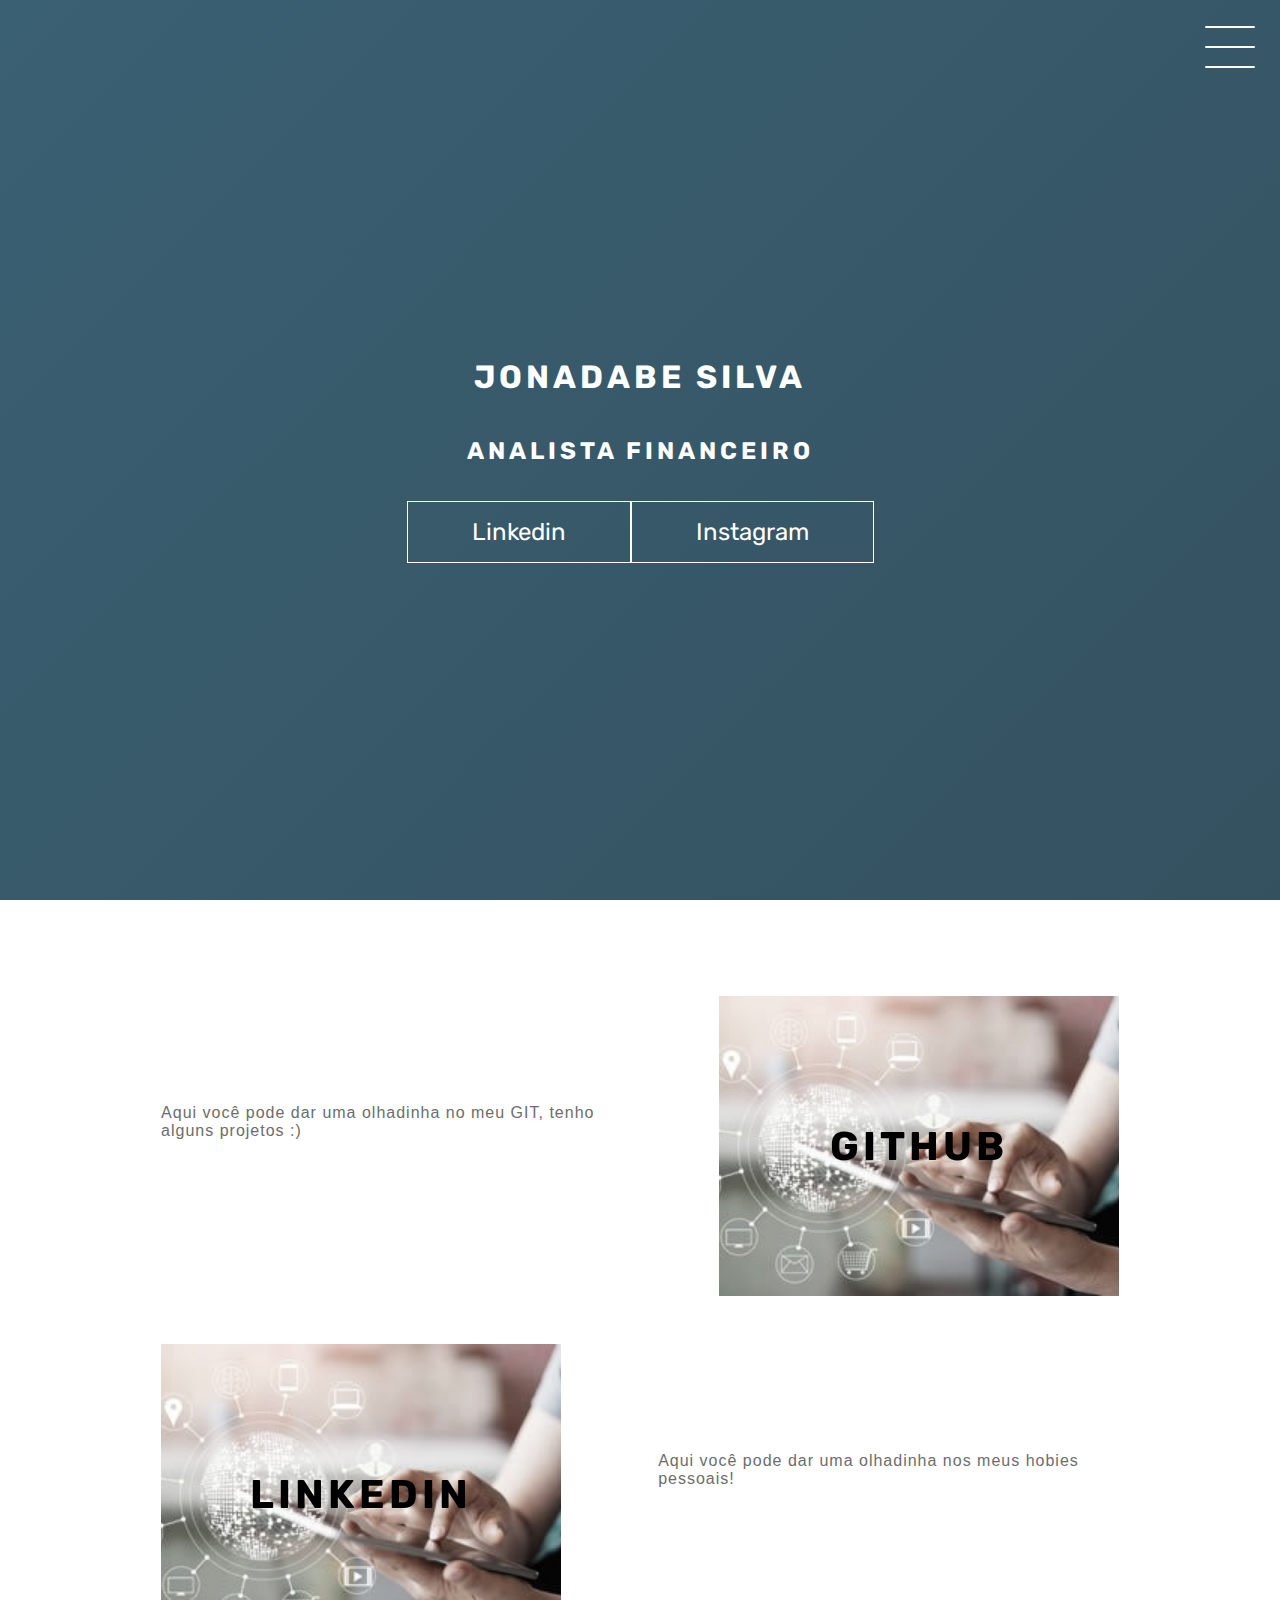
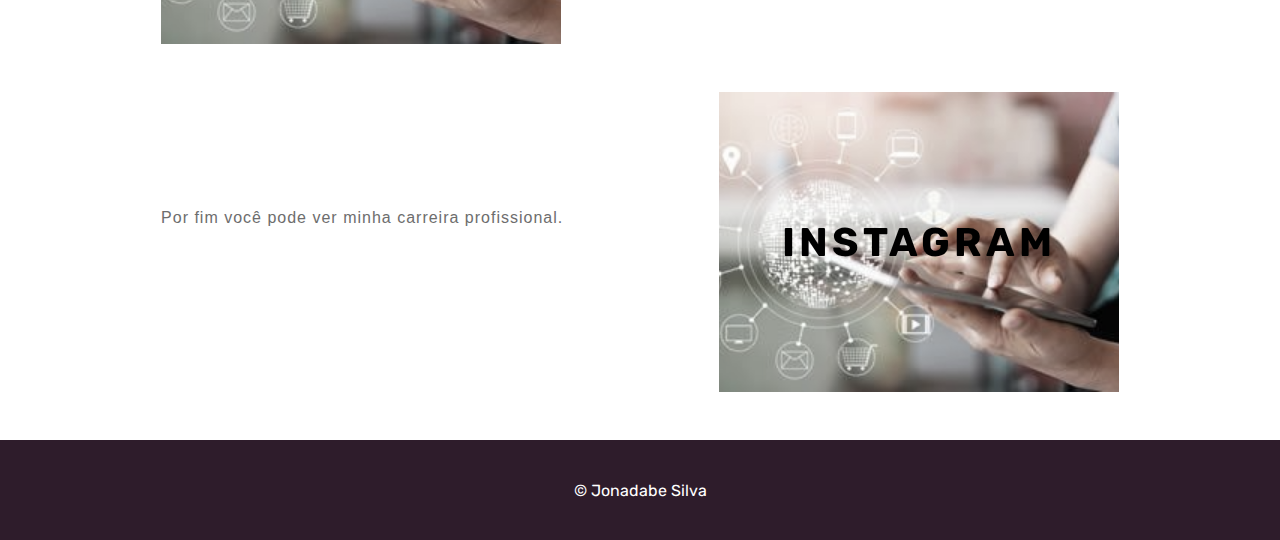
<file: index.html>
<!DOCTYPE html>
<html lang="pt-br">
<head>
    <meta charset="UTF-8">
    <meta name="viewport" content="width=device-width, initial-scale=1.0">
    <link rel="stylesheet" href="Home/style.css">
    <title>Jonadabe Silva</title>
    <link href= "./Home/style.css" rell="stylesheet" />
    
</head>
<body>
    <header class="header-wrapper">
        <div class="header">
            <div class="checkbox-container">
                <div class="checkbox-wrapper">
                    <input type="checkbox" id="toggle">
                    <label class="checkbox" for="toggle">
                        <div class="trace"></div>
                        <div class="trace"></div>
                        <div class="trace"></div>
                    </label>
                    <div class="menu"></div>
                    <nav class="menu-items">
                        <ul>
                            <li>
                                <a href="index.html">Home</a>
                            </li>
                            
                            <li>
                                <a href="https://github.com/jonsep65/Portifolio" target="_blank">Projetos</a>
                            </li>
                        </ul>
                    </nav>
                </div>
            </div>
        </div>
        <h1>Jonadabe Silva</h1>
        <h2>Analista Financeiro</h2>
        <div class="social-media">
            <a href="https://www.linkedin.com/in/jonadabe-silva-06503b200/" target="_blank">Linkedin</a>
            <a href="https://instagram.com/jonsep._?r=nametag" target="_blank">Instagram</a>
        </div>
    </header>
    <div class="container">
        <div class="card-container">
            <div class="card-text"> Aqui você pode dar uma olhadinha no meu GIT, tenho alguns projetos :)
            </div>
            <div class="card" id="github">
                <div class="card-wrapper">
                    <h2 >Github</h2>
                    <p>Veja aqui os meus Projetos</p>
                
                </div>
            </div>
        </div>

        <div class="card-container">
            <div class="card" id="linkedin">
                <div class="card-wrapper">
                    <h2>Linkedin</h2>
                    <p>Vem ver minha carreira profissional!</p>
                </div>
            </div>
            <div class="card-text">Aqui você pode dar uma olhadinha nos meus hobies pessoais!
            </div>
        </div>
        
        <div class="card-container">
            <div class="card-text">Por fim você pode ver minha carreira profissional.
            </div>
            <div class="card" id="instagram">
                <div class="card-wrapper">
                    <h2 >Instagram</h2>
                    <p>Ou mais do meu dia-a-dia ;)</p>
                </div>
            </div>
        </div>
    </div>
    <footer class="footer">
      <P>&copy; Jonadabe Silva</P>
    </footer>
    <script src="Home/script.js"></script>
</body>
</html>
</file>
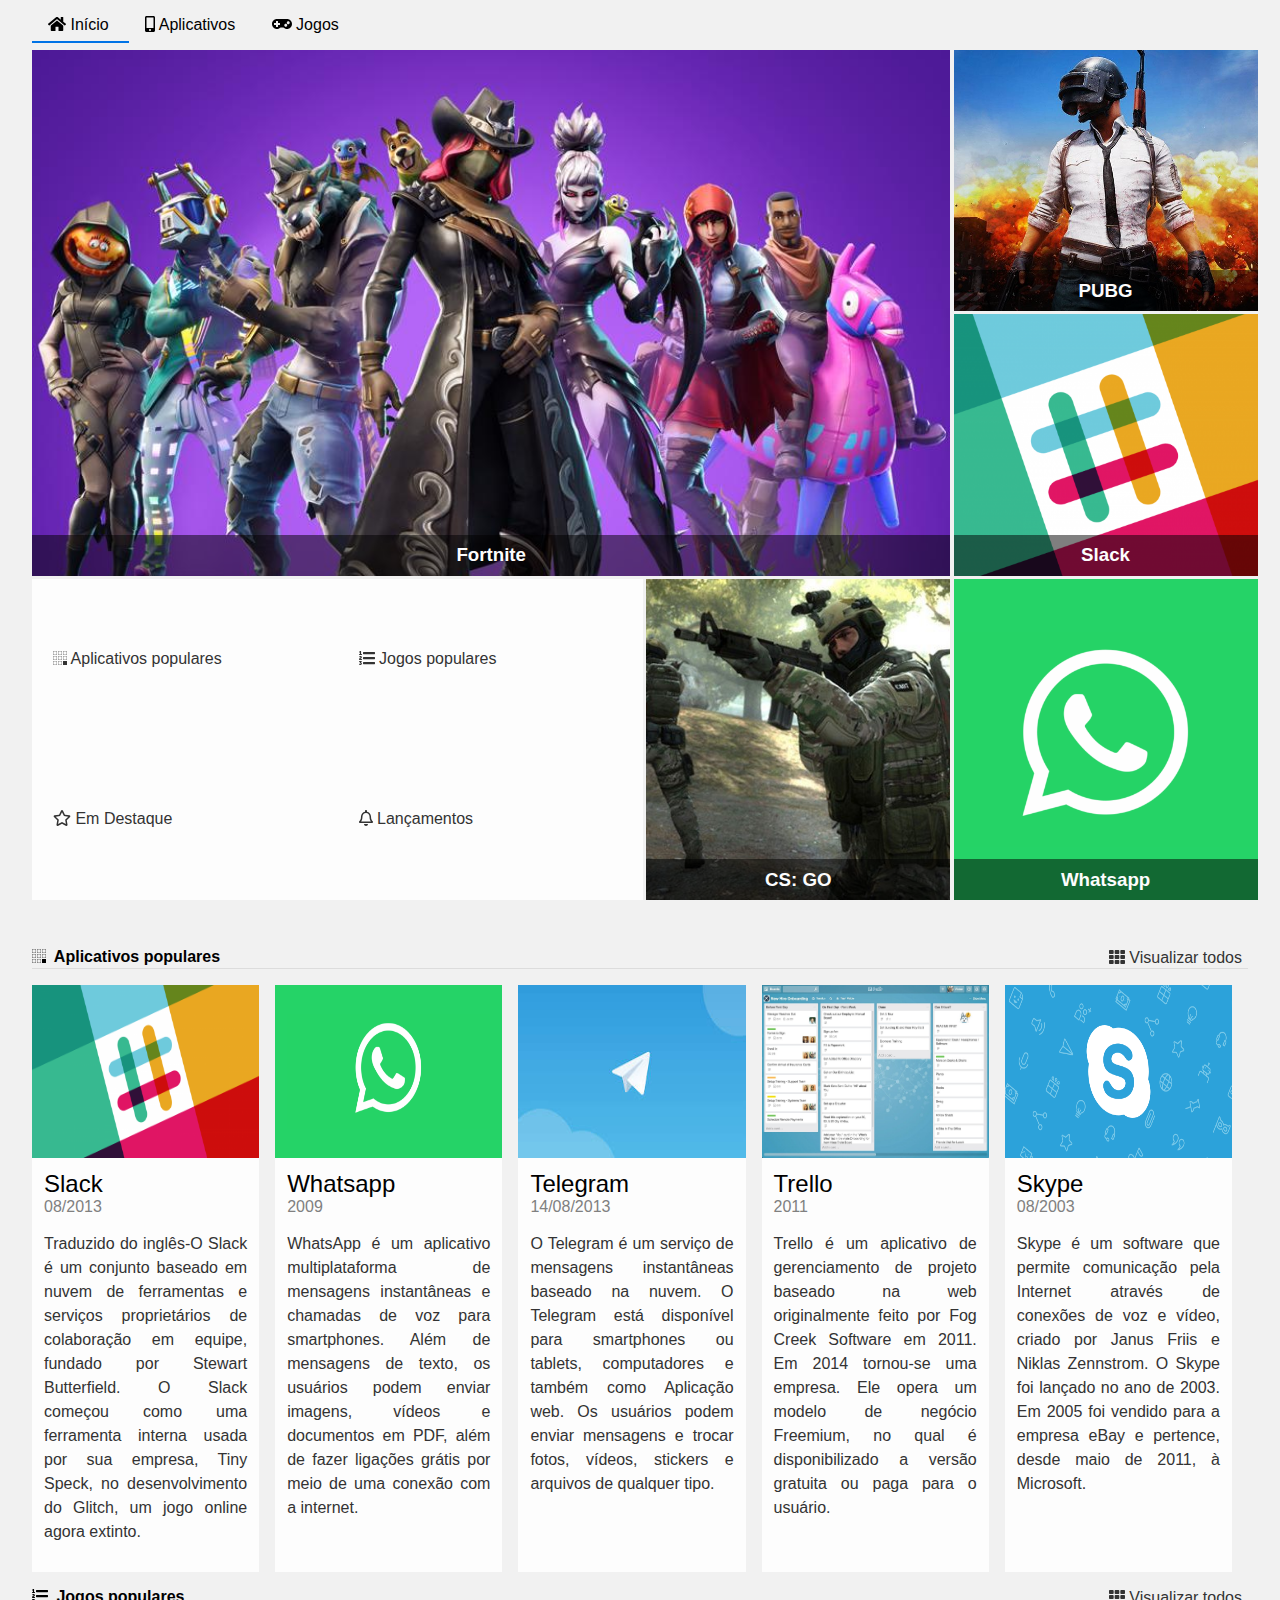
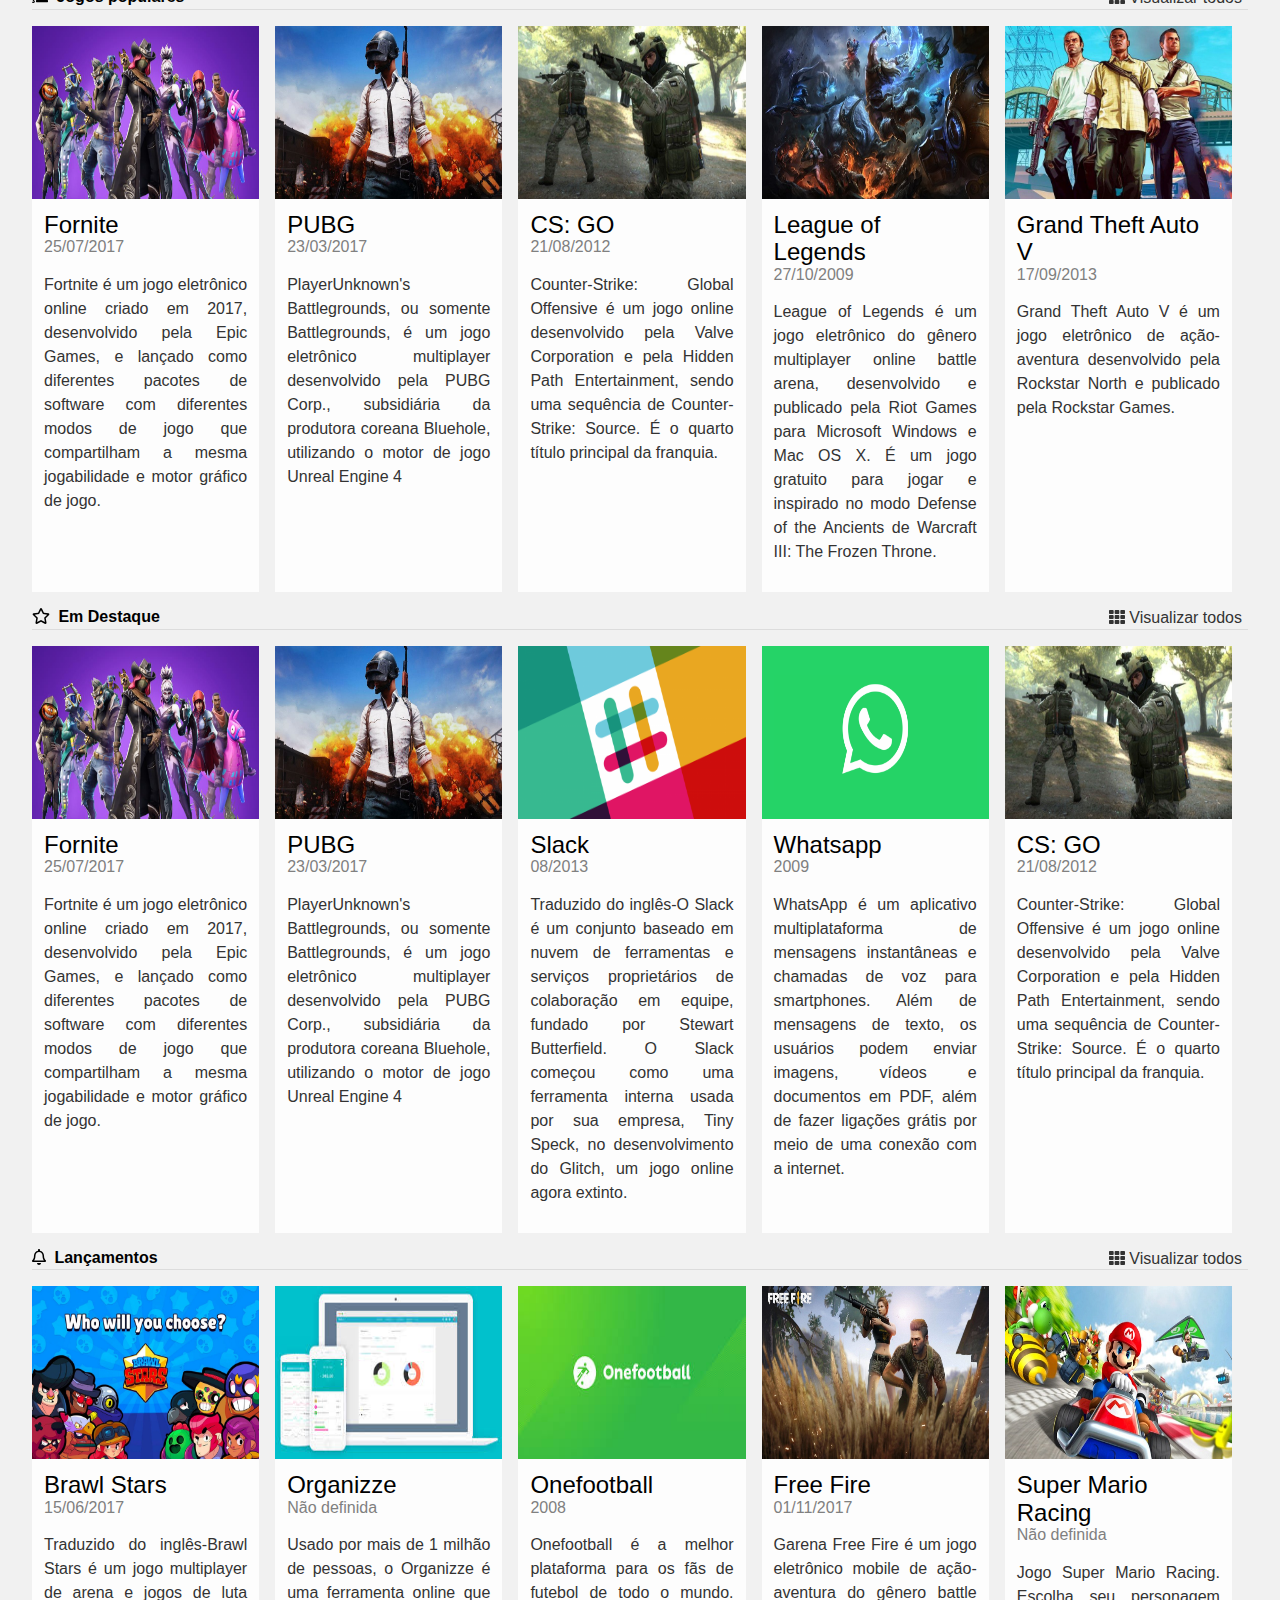
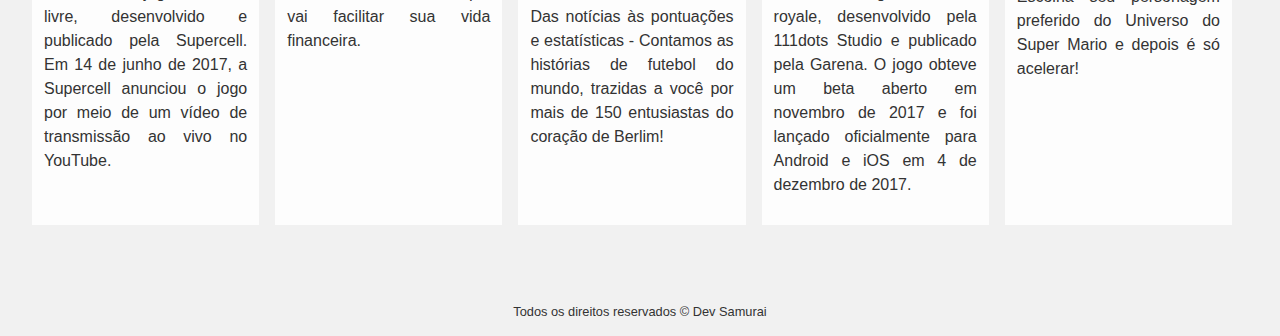
<file: page-projetos/components/store-games-apps/index.html>
<!DOCTYPE html>
<html lang="en">
<head>
    <meta charset="UTF-8">
    <meta name="viewport" content="width=device-width, initial-scale=1.0">
    <meta http-equiv="X-UA-Compatible" content="ie=edge">
    <title>Alura Store | Baixe nossos aplicativos e jogos</title>
    <link href="./assets/css/normalize.css" rel="stylesheet">
    <link href="./assets/css/reset.css" rel="stylesheet">
    <link href="./assets/css/style.css" rel="stylesheet">
    <link rel="stylesheet" href="./assets/css/destaques.css">
    <link rel="stylesheet" href="./assets/css/populares.css">
    <link rel="stylesheet" href="./assets/css/menu.css">
    <link rel="stylesheet" href="./assets/css/mobile.css">
</head>
<body class="app">
    
    <header class="cabecalho">
        <nav class="menu">
            <ul class="menu__lista">
                <li class="menu__item">
                    <a class="menu__link ativo" href="#">
                        <i class="fas fa-home"></i>
                        Início
                    </a>
                    <a class="menu__link" href="#">
                        <i class="fas fa-mobile-alt"></i>
                        Aplicativos</a>
                    <a class="menu__link" href="#">
                        <i class="fas fa-gamepad"></i>
                        Jogos
                    </a>
                </li>
            </ul>
        </nav>

    </header>
    
    <main class="conteudo">
        <section class="destaques">
            <div class="destaques__principal caixa">
                <h3 class="destaques__titulo">Fortnite</h3>
            </div>
            <div class="destaques__secundario caixa">
                <h3 class="destaques__titulo">PUBG</h3>
            </div>
            <div class="destaques__secundario caixa">
                <h3 class="destaques__titulo">Slack</h3>
            </div>
            <div class="destaques__secundario caixa">
                <h3 class="destaques__titulo">Whatsapp</h3>
            </div>
            <div class="destaques__secundario caixa">
                <h3 class="destaques__titulo">CS: GO</h3>
            </div>
            <div class="destaques__categorias">
                <ul class="destaques__categorias___lista">
                    <li class="destaques__categorias___item">
                        <a class="destaques__categorias___link" href="#">
                            <i class="destaques__categorias___icone fab fa-buromobelexperte"></i>
                            Aplicativos populares
                        </a>
                    </li>
                    <li class="destaques__categorias___item">
                        <a class="destaques__categorias___link" href="#">
                            <i class="fas fa-list-ol"></i>
                            Jogos populares
                        </a>
                    </li>
                    <li class="destaques__categorias___item">
                        <a class="destaques__categorias___link" href="#">
                            <i class="far fa-star"></i>
                            Em Destaque
                        </a>
                    </li>
                    <li class="destaques__categorias___item">
                        <a class="destaques__categorias___link" href="#">
                            <i class="far fa-bell"></i>
                            Lançamentos
                        </a>
                    </li>
                </ul>
            </div>
        </section>  

        <section class="populares">
            <div class="populares__itens">
                <div class="populares__info">
                    <div class="populares__cabecalho">
                        <h4 class="populares__titulo">
                            <i class="populares__icone fab fa-buromobelexperte"></i>
                            Aplicativos populares
                        </h4>
                        <button class="populares__botao">
                            <i class="fas fa-th"></i>
                            Visualizar todos
                        </button>
                    </div>
                </div>
                <div class="populares__conteudo">
                    <div class="populares__card">
                        <img class="populares__card___imagem" src="./assets/img/slack.png">
                        <div class="populares__card___corpo">
                            <div class="populares__card___cabecalho">
                                <h5 class="populares__card___titulo">Slack</h5>
                                <time class="populares__card___data" datetime="2013-08-01">08/2013</time>
                            </div>
                            <div class="populares__card___descricao">
                                Traduzido do inglês-O Slack é um conjunto baseado em nuvem de ferramentas e serviços proprietários de colaboração em equipe, fundado por Stewart Butterfield. O Slack começou como uma ferramenta interna usada por sua empresa, Tiny Speck, no desenvolvimento do Glitch, um jogo online agora extinto.
                            </div>
                        </div>
                    </div>
                    <div class="populares__card">
                        <img class="populares__card___imagem" src="./assets/img/whatsapp.png">
                        <div class="populares__card___corpo">
                            <div class="populares__card___cabecalho">
                                <h5 class="populares__card___titulo">Whatsapp</h5>
                                <time class="populares__card___data" datetime="20090-01-01">2009</time>
                            </div>
                            <div class="populares__card___descricao">
                                WhatsApp é um aplicativo multiplataforma de mensagens instantâneas e chamadas de voz para smartphones. Além de mensagens de texto, os usuários podem enviar imagens, vídeos e documentos em PDF, além de fazer ligações grátis por meio de uma conexão com a internet.
                            </div>
                        </div>
                    </div>
                    <div class="populares__card">
                        <img class="populares__card___imagem" src="./assets/img/telegram.jpeg">
                        <div class="populares__card___corpo">
                            <div class="populares__card___cabecalho">
                                <h5 class="populares__card___titulo">Telegram</h5>
                                <time class="populares__card___data" datetime="2013-08-14">14/08/2013</time>
                            </div>
                            <div class="populares__card___descricao">
                                O Telegram é um serviço de mensagens instantâneas baseado na nuvem. O Telegram está disponível para smartphones ou tablets, computadores e também como Aplicação web. Os usuários podem enviar mensagens e trocar fotos, vídeos, stickers e arquivos de qualquer tipo.
                            </div>
                        </div>
                    </div>
                    <div class="populares__card">
                        <img class="populares__card___imagem" src="./assets/img/trello.jpg">
                        <div class="populares__card___corpo">
                            <div class="populares__card___cabecalho">
                                <h5 class="populares__card___titulo">Trello</h5>
                                <time class="populares__card___data" datetime="2011-01-01">2011</time>
                            </div>
                            <div class="populares__card___descricao">
                                Trello é um aplicativo de gerenciamento de projeto baseado na web originalmente feito por Fog Creek Software em 2011. Em 2014 tornou-se uma empresa. Ele opera um modelo de negócio Freemium, no qual é disponibilizado a versão gratuita ou paga para o usuário.
                            </div>
                        </div>
                    </div>
                    <div class="populares__card">
                        <img class="populares__card___imagem" src="./assets/img/skype.png">
                        <div class="populares__card___corpo">
                            <div class="populares__card___cabecalho">
                                <h5 class="populares__card___titulo">Skype</h5>
                                <time class="populares__card___data" datetime="2003-08-01">08/2003</time>
                            </div>
                            <div class="populares__card___descricao">
                                Skype é um software que permite comunicação pela Internet através de conexões de voz e vídeo, criado por Janus Friis e Niklas Zennstrom. O Skype foi lançado no ano de 2003. Em 2005 foi vendido para a empresa eBay e pertence, desde maio de 2011, à Microsoft.
                            </div>
                        </div>
                    </div>
                </div>
            </div>
            <div class="populares__itens">
                <div class="populares__info">
                    <div class="populares__cabecalho">
                        <h4 class="populares__titulo">
                            <i class="populares__icone fas fa-list-ol"></i>
                            Jogos populares
                        </h4>
                        <button class="populares__botao">
                            <i class="fas fa-th"></i>
                            Visualizar todos
                        </button>
                    </div>
                </div>
                <div class="populares__conteudo">
                    <div class="populares__card">
                        <img class="populares__card___imagem" src="./assets/img/fortnite.jpg">
                        <div class="populares__card___corpo">
                            <div class="populares__card___cabecalho">
                                <h5 class="populares__card___titulo">Fornite</h5>
                                <time class="populares__card___data" datetime="2017-07-25">25/07/2017</time>
                            </div>
                            <div class="populares__card___descricao">
                                Fortnite é um jogo eletrônico online criado em 2017, desenvolvido pela Epic Games, e lançado como diferentes pacotes de software com diferentes modos de jogo que compartilham a mesma jogabilidade e motor gráfico de jogo.
                            </div>
                        </div>
                    </div>
                    <div class="populares__card">
                        <img class="populares__card___imagem" src="./assets/img/pubg.jpg">
                        <div class="populares__card___corpo">
                            <div class="populares__card___cabecalho">
                                <h5 class="populares__card___titulo">PUBG</h5>
                                <time class="populares__card___data" datetime="2017-03-23">23/03/2017</time>
                            </div>
                            <div class="populares__card___descricao">
                                PlayerUnknown's Battlegrounds, ou somente Battlegrounds, é um jogo eletrônico multiplayer desenvolvido pela PUBG Corp., subsidiária da produtora coreana Bluehole, utilizando o motor de jogo Unreal Engine 4
                            </div>
                        </div>
                    </div>
                    <div class="populares__card">
                        <img class="populares__card___imagem" src="./assets/img/cs-go.jpg">
                        <div class="populares__card___corpo">
                            <div class="populares__card___cabecalho">
                                <h5 class="populares__card___titulo">CS: GO</h5>
                                <time class="populares__card___data" datetime="2012-08-21">21/08/2012</time>
                            </div>
                            <div class="populares__card___descricao">
                                Counter-Strike: Global Offensive é um jogo online desenvolvido pela Valve Corporation e pela Hidden Path Entertainment, sendo uma sequência de Counter-Strike: Source. É o quarto título principal da franquia.
                            </div>
                        </div>
                    </div>
                    <div class="populares__card">
                        <img class="populares__card___imagem" src="./assets/img/lol.jpg">
                        <div class="populares__card___corpo">
                            <div class="populares__card___cabecalho">
                                <h5 class="populares__card___titulo">League of Legends</h5>
                                <time class="populares__card___data" datetime="2009-10-27">27/10/2009</time>
                            </div>
                            <div class="populares__card___descricao">
                                League of Legends é um jogo eletrônico do gênero multiplayer online battle arena, desenvolvido e publicado pela Riot Games para Microsoft Windows e Mac OS X. É um jogo gratuito para jogar e inspirado no modo Defense of the Ancients de Warcraft III: The Frozen Throne.
                            </div>
                        </div>
                    </div>
                    <div class="populares__card">
                        <img class="populares__card___imagem" src="./assets/img/gta-v.jpg">
                        <div class="populares__card___corpo">
                            <div class="populares__card___cabecalho">
                                <h5 class="populares__card___titulo">Grand Theft Auto V</h5>
                                <time class="populares__card___data" datetime="2013-09-17">17/09/2013</time>
                            </div>
                            <div class="populares__card___descricao">
                                Grand Theft Auto V é um jogo eletrônico de ação-aventura desenvolvido pela Rockstar North e publicado pela Rockstar Games.
                            </div>
                        </div>
                    </div>
                </div>
            </div>
            <div class="populares__itens">
                <div class="populares__info">
                    <div class="populares__cabecalho">
                        <h4 class="populares__titulo">
                            <i class="populares__icone far fa-star"></i>
                            Em Destaque
                        </h4>
                        <button class="populares__botao">
                            <i class="fas fa-th"></i>
                            Visualizar todos
                        </button>
                    </div>
                </div>
                <div class="populares__conteudo">
                    <div class="populares__card">
                        <img class="populares__card___imagem" src="./assets/img/fortnite.jpg">
                        <div class="populares__card___corpo">
                            <div class="populares__card___cabecalho">
                                <h5 class="populares__card___titulo">Fornite</h5>
                                <time class="populares__card___data" datetime="2017-07-25">25/07/2017</time>
                            </div>
                            <div class="populares__card___descricao">
                                Fortnite é um jogo eletrônico online criado em 2017, desenvolvido pela Epic Games, e lançado como diferentes pacotes de software com diferentes modos de jogo que compartilham a mesma jogabilidade e motor gráfico de jogo.
                            </div>
                        </div>
                    </div>
                    <div class="populares__card">
                        <img class="populares__card___imagem" src="./assets/img/pubg.jpg">
                        <div class="populares__card___corpo">
                            <div class="populares__card___cabecalho">
                                <h5 class="populares__card___titulo">PUBG</h5>
                                <time class="populares__card___data" datetime="2017-03-23">23/03/2017</time>
                            </div>
                            <div class="populares__card___descricao">
                                PlayerUnknown's Battlegrounds, ou somente Battlegrounds, é um jogo eletrônico multiplayer desenvolvido pela PUBG Corp., subsidiária da produtora coreana Bluehole, utilizando o motor de jogo Unreal Engine 4
                            </div>
                        </div>
                    </div>
                    <div class="populares__card">
                        <img class="populares__card___imagem" src="./assets/img/slack.png">
                        <div class="populares__card___corpo">
                            <div class="populares__card___cabecalho">
                                <h5 class="populares__card___titulo">Slack</h5>
                                <time class="populares__card___data" datetime="2013-08-01">08/2013</time>
                            </div>
                            <div class="populares__card___descricao">
                                Traduzido do inglês-O Slack é um conjunto baseado em nuvem de ferramentas e serviços proprietários de colaboração em equipe, fundado por Stewart Butterfield. O Slack começou como uma ferramenta interna usada por sua empresa, Tiny Speck, no desenvolvimento do Glitch, um jogo online agora extinto.
                            </div>
                        </div>
                    </div>
                    <div class="populares__card">
                        <img class="populares__card___imagem" src="./assets/img/whatsapp.png">
                        <div class="populares__card___corpo">
                            <div class="populares__card___cabecalho">
                                <h5 class="populares__card___titulo">Whatsapp</h5>
                                <time class="populares__card___data" datetime="20090-01-01">2009</time>
                            </div>
                            <div class="populares__card___descricao">
                                WhatsApp é um aplicativo multiplataforma de mensagens instantâneas e chamadas de voz para smartphones. Além de mensagens de texto, os usuários podem enviar imagens, vídeos e documentos em PDF, além de fazer ligações grátis por meio de uma conexão com a internet.
                            </div>
                        </div>
                    </div>
                    <div class="populares__card">
                        <img class="populares__card___imagem" src="./assets/img/cs-go.jpg"> 
                        <div class="populares__card___corpo">
                            <div class="populares__card___cabecalho">
                                <h5 class="populares__card___titulo">CS: GO</h5>
                                <time class="populares__card___data" datetime="2012-08-21">21/08/2012</time>
                            </div>
                            <div class="populares__card___descricao">
                                Counter-Strike: Global Offensive é um jogo online desenvolvido pela Valve Corporation e pela Hidden Path Entertainment, sendo uma sequência de Counter-Strike: Source. É o quarto título principal da franquia.
                            </div>
                        </div>
                    </div>
                </div>
            </div>
            <div class="populares__itens">
                <div class="populares__info">
                    <div class="populares__cabecalho">
                        <h4 class="populares__titulo">
                            <i class="populares__icone far fa-bell"></i>
                            Lançamentos
                        </h4>
                        <button class="populares__botao">
                            <i class="fas fa-th"></i>
                            Visualizar todos
                        </button>
                    </div>
                </div>
                <div class="populares__conteudo">
                    <div class="populares__card">
                        <img class="populares__card___imagem" src="./assets/img/brawl-stars.jpg"> 
                        <div class="populares__card___corpo">
                            <div class="populares__card___cabecalho">
                                <h5 class="populares__card___titulo">Brawl Stars</h5>
                                <time class="populares__card___data" datetime="2017-06-15">15/06/2017</time>
                            </div>
                            <div class="populares__card___descricao">
                                Traduzido do inglês-Brawl Stars é um jogo multiplayer de arena e jogos de luta livre, desenvolvido e publicado pela Supercell. Em 14 de junho de 2017, a Supercell anunciou o jogo por meio de um vídeo de transmissão ao vivo no YouTube.
                            </div>
                        </div>
                    </div>
                    <div class="populares__card">
                        <img class="populares__card___imagem" src="./assets/img/organizze.jpeg"> 
                        <div class="populares__card___corpo">
                            <div class="populares__card___cabecalho">
                                <h5 class="populares__card___titulo">Organizze</h5>
                                <time class="populares__card___data" datetime="">Não definida</time>
                            </div>
                            <div class="populares__card___descricao">
                                Usado por mais de 1 milhão de pessoas, o Organizze é uma ferramenta online que vai facilitar sua vida financeira.  
                            </div>
                        </div>
                    </div>
                    <div class="populares__card">
                        <img class="populares__card___imagem" src="./assets/img/onefotball.jpeg"> 
                        <div class="populares__card___corpo">
                            <div class="populares__card___cabecalho">
                                <h5 class="populares__card___titulo">Onefootball</h5>
                                <time class="populares__card___data" datetime="2008-01-01">2008</time>
                            </div>
                            <div class="populares__card___descricao">
                                Onefootball é a melhor plataforma para os fãs de futebol de todo o mundo. Das notícias às pontuações e estatísticas - Contamos as histórias de futebol do mundo, trazidas a você por mais de 150 entusiastas do coração de Berlim!
                            </div>
                        </div>
                    </div>
                    <div class="populares__card">
                        <img class="populares__card___imagem" src="./assets/img/free-fire.jpg"> 
                        <div class="populares__card___corpo">
                            <div class="populares__card___cabecalho">
                                <h5 class="populares__card___titulo">Free Fire</h5>
                                <time class="populares__card___data" datetime="2017-11-01">01/11/2017</time>
                            </div>
                            <div class="populares__card___descricao">
                                Garena Free Fire é um jogo eletrônico mobile de ação-aventura do gênero battle royale, desenvolvido pela 111dots Studio e publicado pela Garena. O jogo obteve um beta aberto em novembro de 2017 e foi lançado oficialmente para Android e iOS em 4 de dezembro de 2017.
                            </div>
                        </div>
                    </div>
                    <div class="populares__card">
                        <img class="populares__card___imagem" src="./assets/img/mario-kart.jpg"> 
                        <div class="populares__card___corpo">
                            <div class="populares__card___cabecalho">
                                <h5 class="populares__card___titulo">Super Mario Racing</h5>
                                <time class="populares__card___data" datetime="">Não definida</time>
                            </div>
                            <div class="populares__card___descricao">
                                Jogo Super Mario Racing. Escolha seu personagem preferido do Universo do Super Mario e depois é só acelerar!
                            </div>
                        </div>
                    </div>
                </div>
            </div>
        </section>

    </main>

    <footer class="rodape">Todos os direitos reservados &copy; <a href="https://www.linkedin.com/in/joselourenco-ti/" target="_blank">Dev Samurai</a></footer>
    <script src="./assets/js/fontawesome.all.min.js"></script>
</body>
</html>
</file>
<file: Home/style.css>
@import url('https://fonts.googleapis.com/css2?family=Rubik:ital,wght@1,300&display=swap');
body {
    margin: 0;
    padding: 0;
    color: #ffffff;
    font-family: 'Rubik', sans-serif;
}

/* HEADER */

.header-wrapper {
    height: 100vh;
    width: 100vw;
    background: linear-gradient(-45deg,  #232526, #3A6073);
    background-size: 400% 400%;
    display: flex;
    flex-direction: column;
    justify-content: center;
    align-items: center;
    animation: backgroundTransition 8s ease-in-out infinite;
    position: relative;
}

h1{
    text-transform: uppercase;
    letter-spacing: 4px;
}

h2{
    text-transform: uppercase;
    letter-spacing: 4px;
}

.social-media {
    margin-top: 1rem;
    display: flex;
}

.social-media a {
    text-decoration: none;
    color: #ffffff;
    font-size: 24px;
    padding: 1rem 4rem;
    border: 1px solid #ffffff;
    min-width: 4rem;
    display: flex;
    justify-content: center;
    align-items: center;
    transition: .5s cubic-bezier(0.55, 0.025, 0.675, 0.97);
}
a{
    color: white;
}

a:hover {
    color: #2E1C2B;
    background-color: #ffffff;
}

@keyframes backgroundTransition {
    0% {
        background-position:  0% 80%;
    }
    50% {
        background-position: 80% 100%;
    }
    100% {
        background-position: 0% 90%;
    }
}

/* MENU HAMBURGUER */

.checkbox-container {
    display: flex;
    justify-content: center;
    align-items: center;
}

.checkbox {
    height: 100px;
    width: 100px;
    position: absolute;
    top: 0;
    right: 0;
    display: flex;
    justify-content: center;
    cursor: pointer;
    z-index: 9999;
    transition: 400ms ease-in-out 0.025s;
}

.checkbox .trace {
    width: 50px;
    height: 2px;
    background-color: white;
    position: absolute;
    border-radius: 4px;
    transition: 0.5s ease-in-out;
}

.checkbox .trace:nth-child(1) {
    top: 26px;
    transform: rotate(0);
}

.checkbox .trace:nth-child(2) {
    top: 46px;
    transform: rotate(0);
}

.checkbox .trace:nth-child(3) {
    top: 66px;
    transform: rotate(0);
}

#toggle {
    display: none;
}

/* MENU */

.menu {
    position: absolute;
    top: 28px;
    right: 30px;
    background: transparent;
    height: 40px;
    width: 40px;
    border-radius: 50%;
    box-shadow: 0px 0px 0px 0px white;
    z-index: -1;
    transition: 400ms ease-in-out 0s;
}

.menu-items {
    position: fixed;
    top: 0;
    left: 0;
    width: 100%;
    height: 80vh;
    display: flex;
    justify-content: center;
    align-items: center;
    z-index: 2;
    opacity: 0;
    visibility: hidden;
    transition: 400ms ease-in-out 0s;
}

.menu-items ul {
    list-style-type: none;
}

.menu-items ul li a{
    margin: 10px 0;
    color: #2E1C2B;
    text-decoration: none;
    text-transform: uppercase;
    letter-spacing: 4px;
    font-size: 40px;
}

/* ANIMAÇÃO DO MENU */

#toggle:checked + .checkbox .trace:nth-child(1) {
    transform: rotate(45deg);
    background-color: #2E1C2B;
    top: 47px;
}

#toggle:checked + .checkbox .trace:nth-child(2) {
    transform:  translateX(-100px);
    width: 30px;
    visibility: hidden;
    opacity: 0;
}

#toggle:checked + .checkbox .trace:nth-child(3) {
    transform: rotate(-45deg);
    background-color: #2E1C2B;
    top: 48px;
}

#toggle:checked + .checkbox {
    background-color: white;
}

#toggle:checked ~ .menu{
    box-shadow: 0px 0px 0px 100vmax white;
    z-index: 1;
}

#toggle:checked ~ .menu-items{
    visibility: visible;
    opacity: 1;
}

/* CARDS */

.container {
    width: 100%;
    height: auto;
    display: flex;
    flex-direction: column;
    justify-content: space-evenly;
    align-items: center;
    margin: 3rem 0;
}

.card-container {
    display: flex;
    align-items: center;
    justify-content: space-evenly;
    width: 90%;
}

.card {
    height: 300px;
    width: 400px;
    margin: 3rem 0 0 0;
    background-image: url('room.jpg');
    background-position: center;
    background-repeat: no-repeat;
    background-size: cover;
    display: flex;
    justify-content: center;
    align-items: center;
    filter: grayscale(0.5);
    color: black;
    cursor: pointer;
    transition: 0.3s;
}

.card-text {
    width: 40%;
    font-family: sans-serif;
    letter-spacing: 1px;
    color: rgb(109, 109, 109);
}

.card-wrapper {
    text-align: center;
    display: flex;
    flex-direction: column;
    justify-content: center;
    align-items: center;
    position: relative;
}

.card-wrapper::before {
    content: '';
    position: absolute;
    height: 100px;
    width: 100px;
    display: block;
    border: 1px solid black;
    opacity: 0;
    transition: 0.3s;
}

.card-wrapper h2 {
    font-size: 40px;
    text-transform: uppercase;
    letter-spacing: 4px;
    margin: 0;
    transition: 0.3s;
}

.card-wrapper p {
    font-size: 0;
    visibility: hidden;
    opacity: 0;
    font-weight: bold;
    text-transform: uppercase;
    transition: 0.3s;
}

.card:hover {
    filter: unset;
}

.card:hover > .card-wrapper::before {
    height: 250px;
    width: 350px;
    opacity: 1;
}

.card:hover > .card-wrapper p {
    opacity: 1;
    visibility: visible;
    font-size: 14px;
}

/* FOOTER */

.footer {
    width: 100%;
    height: 100px;
    background-color: #2E1C2B;
    display: flex;
    justify-content: center;
    align-items: center;
}

@media (max-width: 800px) {
    .social-media {
        display: flex;
        flex-direction: column;
    }

    .container {
        margin-top: 0;
    }

    .card-container {
        flex-direction: column;
    }

    .container .card-container:nth-child(1),
    .container .card-container:nth-child(3) {
        flex-direction: column-reverse;
    }

    .card {
        height: 250px;
        width: 250px;
    }

    .card-text {
        width: 90%;
        margin-top: 2rem;
        text-align: center;
    }

    .card:hover > .card-wrapper::before {
        height: 190px;
        width: 190px;
    }
}
</file>
<file: page-projetos/components/store-games-apps/assets/css/style.css>
.app {
    background: #f1f1f1;
    display: grid;  
    grid-template-areas: 
       "cabecalho"
       "conteudo"
       "rodapé";
    grid-template-columns: auto;
    grid-template-rows: 50px auto auto;
    font-family: Arial, Helvetica, sans-serif;
}

.cabecalho {

    grid-area: "cabecalho";
    display: flex;
    align-items: center;
    padding: 0 2rem;
}
 
.conteudo {

    grid-area: "conteudo";
    padding: 0 2rem;
}

.rodape {
    grid-area: "rodape";
    color: #333333;
    font-size: .8rem;
    /* grid-area: rodape; */
    padding: 1rem;
    text-align: center;
}
.rodape a{
    color: #333333;
}
</file>
<file: page-projetos/components/store-games-apps/assets/css/destaques.css>
.caixa{
    align-items: flex-end;
    display: flex;
    justify-content: center;
}

.destaques {
display: grid;
grid-gap: .2rem;
grid-template-columns: 25% 25% 25% 25%;
grid-template-rows: 33,33%  33,33%  33,33%  33,33%  ;
height: calc(100vh - 50px);
}

.destaques__titulo{
    background: rgba(0, 0, 0, .5);
    color: #fdfdfd;
    padding: .6rem;
    text-align: center;
    width: 100%;
}

.destaques__principal {
    background-image: url(../img/fortnite.jpg);
    background-position: center;
    background-repeat: no-repeat;
    background-size: cover;
    grid-column-start: 1;
    grid-column-end: 4;
    grid-row-start: 1;
    grid-row-end: 3;
 
}


.destaques__secundario:nth-child(2) {
    background-image: url(../img/pubg.jpg);
    background-position: center;
    background-repeat: no-repeat;
    background-size: cover;
 
}

.destaques__secundario:nth-child(3) {
    background-image: url(../img/slack.png);
    background-position: center;
    background-repeat: no-repeat;
    background-size: cover;
  
}

.destaques__secundario:nth-child(4) {
    background-image: url(../img/whatsapp.png);
    background-position: center;
    background-repeat: no-repeat;
    background-size: cover;
   
}

.destaques__secundario:nth-child(5) {
    background-image: url(../img/cs-go.jpg);
    background-position: center;
    background-repeat: no-repeat;
    background-size: cover;
   
}

.destaques__categorias{
    grid-column: 1 /3;
    grid-row: 3 / 3;
}

.destaques__categorias___lista{
    display: flex;
    flex-wrap: wrap;
    height: 100%;
    justify-content: space-between;

}

.destaques__categorias___item{
    display: flex;
    align-items: center;
    background-color: #fdfdfd;
    border-left: 5px solid transparent;
    color: #333333;
    padding: 1rem;
    width: 50%;
}

.destaques__categorias___link{
    color: inherit;
}
</file>
<file: page-projetos/components/store-games-apps/assets/css/populares.css>
.populares{
    padding: 3rem 0;

}

.populares__conteudo{
    display: flex;
    flex-wrap: wrap;
    grid-area: conteudo;
    padding: 1rem 0 ;

}

.populares__card{
    display: grid;
    grid-template-areas: 
        "card-imagens"
        "card-corpo";
    background-color: #fdfdfd;
    grid-template-columns: 100%;

}

.populares__card:last-child{
    margin-right: 0;
}

.populares__card___titulo{
    font-weight: 500;
}

.populares__card___corpo{
    grid-area: card-corpo;
    grid-row-gap: .5rem;
    grid-template-areas: 
        "card-cabecalho"
        "card-conteudo"
        ;
    grid-template-rows: 50px auto;
    padding: .75rem;

}


.populares__card___titulo{
    color: black;
    font-size: 1.5rem;

}

.populares__card___imagem{
    /* grid-area: card-imagem; */
    height: 100%;
    width: 100%;
}

.populares__card___data{
    color: #808080;
    font-size: 1rem;

}

.populares__card___descricao{
    color: #333333;
    line-height: 1.5rem;
    text-align: justify;
    margin: 1rem 0;

}

.populares__cabecalho{
    display: flex;
    justify-content: space-between;
    border-bottom: 1px solid #dcdcdc;

}

.populares__botao{
    background-color: transparent;
    border: none;
    color: #333333;
}

.populares__icone {
    margin-right: .25rem;
}
</file>
<file: page-projetos/components/store-games-apps/assets/css/menu.css>
.menu__link{
    color: black;
    padding: .5rem 1rem;
}

.menu__link:hover, .menu__link.ativo{
    border-bottom: 2px solid #0073e6;


}
</file>
<file: page-projetos/components/store-games-apps/assets/css/mobile.css>
@media screen and (min-width: 0){
    .destaques__principal, .destaques__categorias{
        grid-column: 1 / 5;
        
    }

    .destaques__secundario:nth-child(2) {
        display: none;
        grid-column: none;
        grid-row: none;
    }

    .destaques__secundario:nth-child(3) {
        display: none;
        grid-column: none;
        grid-row: none;
    }

    .destaques__secundario:nth-child(4) {
        display: none;
        grid-column: none;
        grid-row: none;
    }

    .destaques__secundario:nth-child(5) {
        display: none;
        grid-column: none;
        grid-row: none;
    }    

    .populares__conteudo{
        flex-direction: column;
       
    }

    .populares__card{
        grid-template-rows: 150px auto;
        width: 100%;
        margin-right: 0;
        margin-bottom: 3rem;
    }
}

@media screen and (min-width: 768px){
    .destaques__principal{
        grid-column: 1 / 4;
    }

    .destaques__secundario:nth-child(2) {
        display: flex;
        grid-column: 4 / 4;
        grid-row: 1 / 1;
    }

    .destaques__secundario:nth-child(3) {
        display: flex;
        grid-column: 4 / 4;
        grid-row: 2 / 2;
    }

    .destaques__secundario:nth-child(4) {
        display: flex;
        grid-column: 4 / 4;
        grid-row: 3 / 3;
    }

    .destaques__secundario:nth-child(5) {
        display: flex;
        grid-column: 3 / 3;
        grid-row: 3 / 3;
    }

    .destaques__categorias{
        grid-column: 1/3;
    }

    /* Populares */
    .populares__conteudo{
        flex-direction: row;
       
    }

    .populares__card{
        grid-template-rows: 173px auto;
        width: calc(50% - 1rem);
        margin-right: 1rem;
        margin-bottom: 3rem;
    }
    
}

@media screen and (min-width: 992px){
     /* Populares */
     .populares__conteudo{
        flex-direction: row;
       
    }

    .populares__card{
        width: calc(33.33% - 1rem);
        margin-right: 1rem;
        margin-bottom: 3rem;
    }
}

@media screen and (min-width: 1200px){
      /* Populares */
    
    .populares__card{
        width: calc(20% - 1rem); 
        margin-bottom: 0rem;
    }
}
</file>
